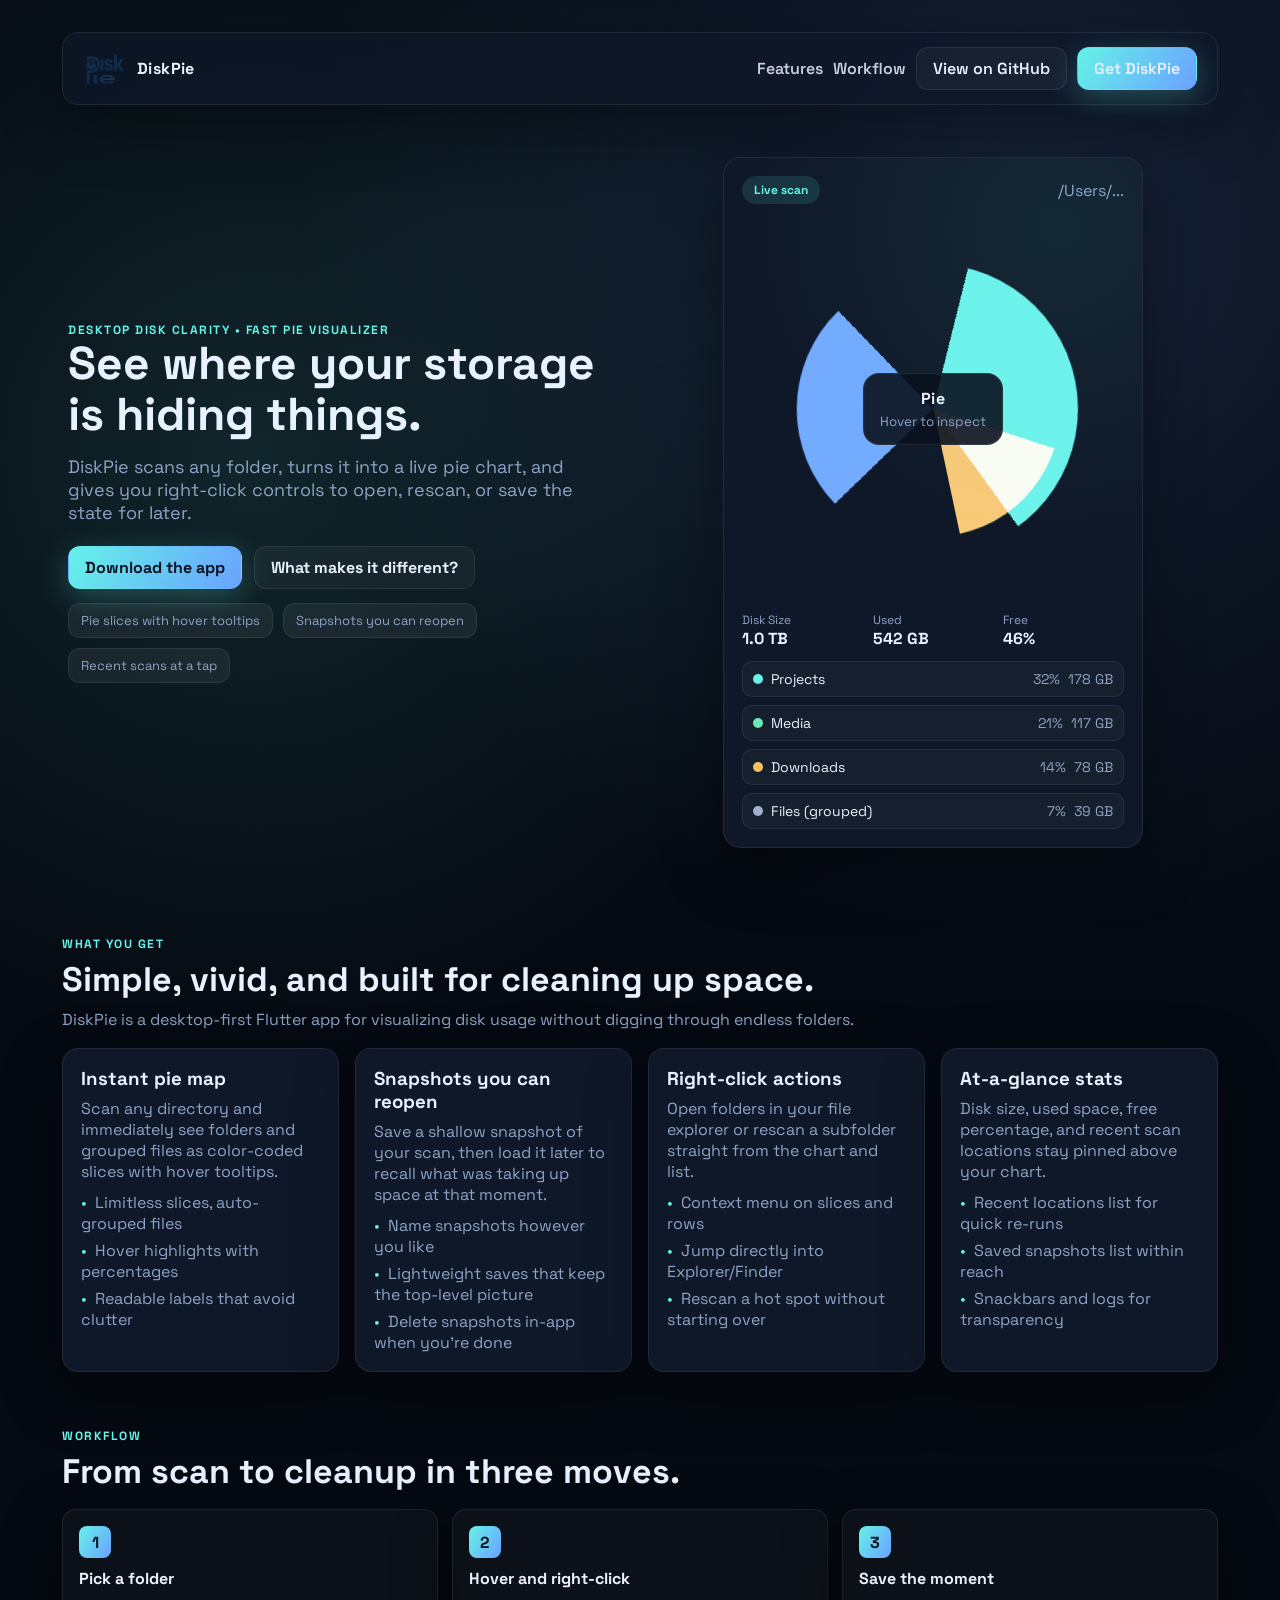
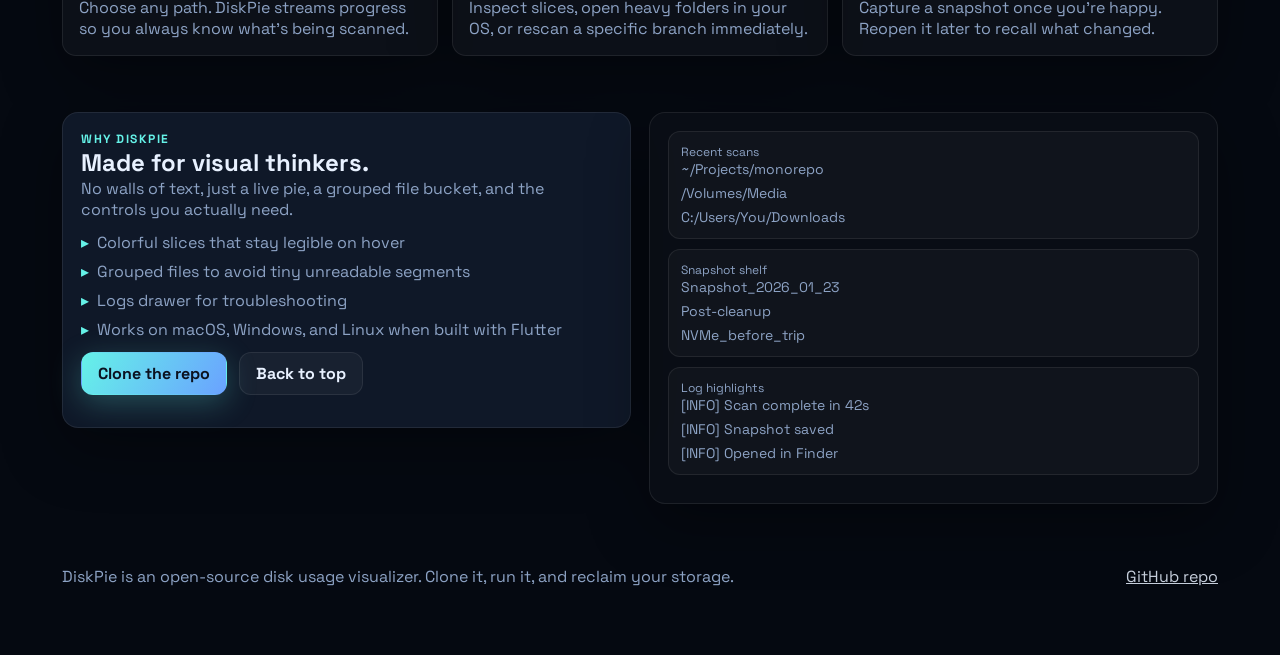
<file: site/index.html>
<!DOCTYPE html>
<html lang="en">
<head>
  <meta charset="UTF-8">
  <meta name="viewport" content="width=device-width, initial-scale=1.0">
  <title>DiskPie | Visual Disk Analyzer</title>
  <link rel="preconnect" href="https://fonts.googleapis.com">
  <link rel="preconnect" href="https://fonts.gstatic.com" crossorigin>
  <link href="https://fonts.googleapis.com/css2?family=Space+Grotesk:wght@400;500;600;700&display=swap" rel="stylesheet">
  <link rel="stylesheet" href="styles.css">
</head>
<body>
  <div class="background-grid"></div>
  <div class="page">
    <header class="nav">
      <div class="brand">
        <img src="../assets/logo.png" alt="DiskPie logo">
        <span>DiskPie</span>
      </div>
      <div class="nav-actions">
        <a class="link" href="#features">Features</a>
        <a class="link" href="#workflow">Workflow</a>
        <a class="ghost" href="https://github.com/adamac/diskpie">View on GitHub</a>
        <a class="primary" href="https://github.com/adamac/diskpie" title="Download or clone DiskPie">Get DiskPie</a>
      </div>
    </header>

    <main>
      <section class="hero" id="top">
        <div class="hero-copy">
          <p class="eyebrow">Desktop disk clarity • fast pie visualizer</p>
          <h1>See where your storage is hiding things.</h1>
          <p class="lede">DiskPie scans any folder, turns it into a live pie chart, and gives you right-click controls to open, rescan, or save the state for later.</p>
          <div class="actions">
            <a class="primary" href="https://github.com/adamac/diskpie">Download the app</a>
            <a class="ghost" href="#features">What makes it different?</a>
          </div>
          <div class="hero-tags">
            <span>Pie slices with hover tooltips</span>
            <span>Snapshots you can reopen</span>
            <span>Recent scans at a tap</span>
          </div>
        </div>
        <div class="hero-visual">
          <div class="ui-card">
            <div class="card-head">
              <div class="pill">Live scan</div>
              <span class="muted">/Users/...</span>
            </div>
            <div class="chart">
              <div class="ring ring-a"></div>
              <div class="ring ring-b"></div>
              <div class="ring ring-c"></div>
              <div class="center">
                <span>Pie</span>
                <small>Hover to inspect</small>
              </div>
            </div>
            <div class="stat-row">
              <div>
                <p class="label">Disk Size</p>
                <p class="value">1.0 TB</p>
              </div>
              <div>
                <p class="label">Used</p>
                <p class="value">542 GB</p>
              </div>
              <div>
                <p class="label">Free</p>
                <p class="value">46%</p>
              </div>
            </div>
            <div class="list">
              <div class="row">
                <span class="dot dot-blue"></span>
                <span>Projects</span>
                <span class="size">32%</span>
                <span class="size">178 GB</span>
              </div>
              <div class="row">
                <span class="dot dot-green"></span>
                <span>Media</span>
                <span class="size">21%</span>
                <span class="size">117 GB</span>
              </div>
              <div class="row">
                <span class="dot dot-amber"></span>
                <span>Downloads</span>
                <span class="size">14%</span>
                <span class="size">78 GB</span>
              </div>
              <div class="row">
                <span class="dot dot-silver"></span>
                <span>Files (grouped)</span>
                <span class="size">7%</span>
                <span class="size">39 GB</span>
              </div>
            </div>
          </div>
        </div>
      </section>

      <section class="section" id="features">
        <div class="section-head">
          <p class="eyebrow">What you get</p>
          <h2>Simple, vivid, and built for cleaning up space.</h2>
          <p class="muted">DiskPie is a desktop-first Flutter app for visualizing disk usage without digging through endless folders.</p>
        </div>
        <div class="feature-grid">
          <article class="feature-card">
            <h3>Instant pie map</h3>
            <p>Scan any directory and immediately see folders and grouped files as color-coded slices with hover tooltips.</p>
            <ul>
              <li>Limitless slices, auto-grouped files</li>
              <li>Hover highlights with percentages</li>
              <li>Readable labels that avoid clutter</li>
            </ul>
          </article>
          <article class="feature-card">
            <h3>Snapshots you can reopen</h3>
            <p>Save a shallow snapshot of your scan, then load it later to recall what was taking up space at that moment.</p>
            <ul>
              <li>Name snapshots however you like</li>
              <li>Lightweight saves that keep the top-level picture</li>
              <li>Delete snapshots in-app when you're done</li>
            </ul>
          </article>
          <article class="feature-card">
            <h3>Right-click actions</h3>
            <p>Open folders in your file explorer or rescan a subfolder straight from the chart and list.</p>
            <ul>
              <li>Context menu on slices and rows</li>
              <li>Jump directly into Explorer/Finder</li>
              <li>Rescan a hot spot without starting over</li>
            </ul>
          </article>
          <article class="feature-card">
            <h3>At-a-glance stats</h3>
            <p>Disk size, used space, free percentage, and recent scan locations stay pinned above your chart.</p>
            <ul>
              <li>Recent locations list for quick re-runs</li>
              <li>Saved snapshots list within reach</li>
              <li>Snackbars and logs for transparency</li>
            </ul>
          </article>
        </div>
      </section>

      <section class="section steps" id="workflow">
        <div class="section-head">
          <p class="eyebrow">Workflow</p>
          <h2>From scan to cleanup in three moves.</h2>
        </div>
        <div class="step-row">
          <div class="step">
            <div class="step-num">1</div>
            <h4>Pick a folder</h4>
            <p>Choose any path. DiskPie streams progress so you always know what's being scanned.</p>
          </div>
          <div class="step">
            <div class="step-num">2</div>
            <h4>Hover and right-click</h4>
            <p>Inspect slices, open heavy folders in your OS, or rescan a specific branch immediately.</p>
          </div>
          <div class="step">
            <div class="step-num">3</div>
            <h4>Save the moment</h4>
            <p>Capture a snapshot once you're happy. Reopen it later to recall what changed.</p>
          </div>
        </div>
      </section>

      <section class="section double">
        <div class="panel">
          <p class="eyebrow">Why DiskPie</p>
          <h2>Made for visual thinkers.</h2>
          <p class="muted">No walls of text, just a live pie, a grouped file bucket, and the controls you actually need.</p>
          <ul class="bullets">
            <li>Colorful slices that stay legible on hover</li>
            <li>Grouped files to avoid tiny unreadable segments</li>
            <li>Logs drawer for troubleshooting</li>
            <li>Works on macOS, Windows, and Linux when built with Flutter</li>
          </ul>
          <div class="actions">
            <a class="primary" href="https://github.com/adamac/diskpie">Clone the repo</a>
            <a class="ghost" href="#top">Back to top</a>
          </div>
        </div>
        <div class="panel outline">
          <div class="mini-card">
            <p class="label">Recent scans</p>
            <div class="mini-list">
              <span>~/Projects/monorepo</span>
              <span>/Volumes/Media</span>
              <span>C:/Users/You/Downloads</span>
            </div>
          </div>
          <div class="mini-card">
            <p class="label">Snapshot shelf</p>
            <div class="mini-list">
              <span>Snapshot_2026_01_23</span>
              <span>Post-cleanup</span>
              <span>NVMe_before_trip</span>
            </div>
          </div>
          <div class="mini-card">
            <p class="label">Log highlights</p>
            <div class="mini-list">
              <span>[INFO] Scan complete in 42s</span>
              <span>[INFO] Snapshot saved</span>
              <span>[INFO] Opened in Finder</span>
            </div>
          </div>
        </div>
      </section>
    </main>

    <footer class="footer">
      <p>DiskPie is an open-source disk usage visualizer. Clone it, run it, and reclaim your storage.</p>
      <a class="link" href="https://github.com/adamac/diskpie">GitHub repo</a>
    </footer>
  </div>
</body>
</html>
</file>
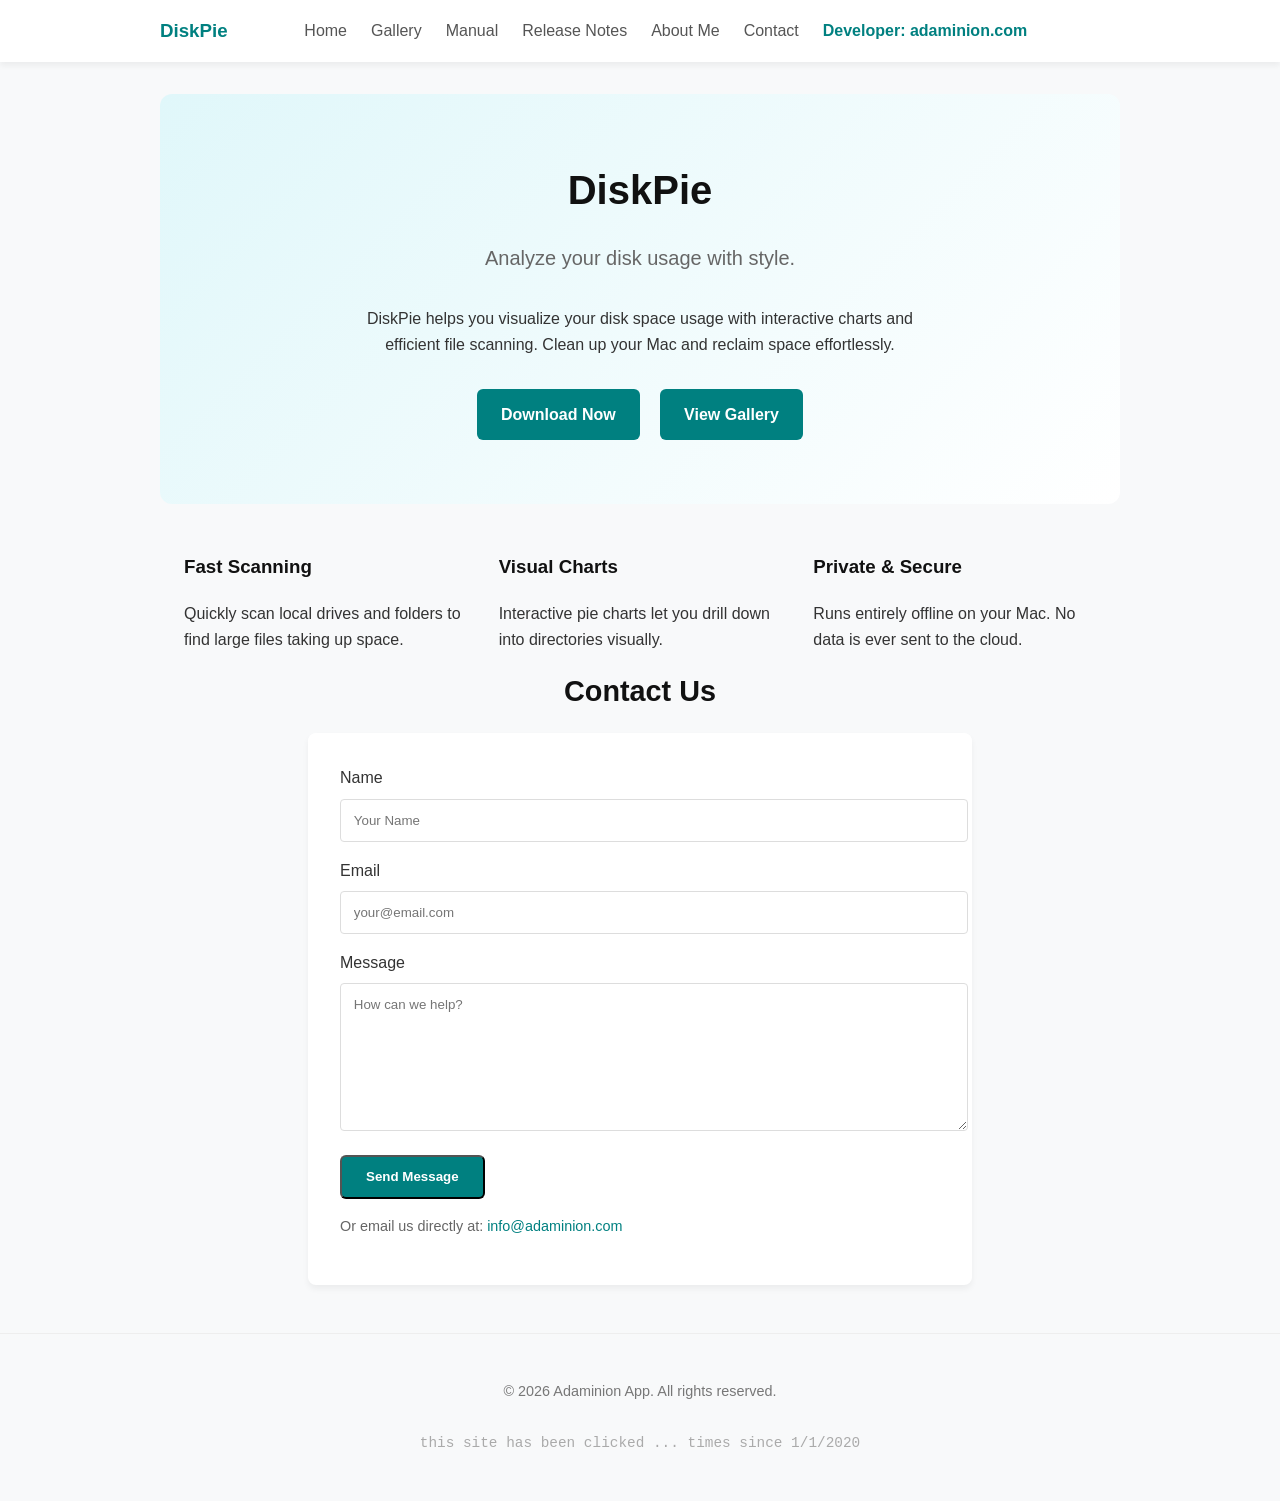
<file: website copy/index.html>
<!DOCTYPE html>
<html lang="en">
<head>
    <meta charset="UTF-8">
    <meta name="viewport" content="width=device-width, initial-scale=1.0">
    <title>DiskPie - Analyze your disk usage with style</title>
    <meta name="description" content="DiskPie is a modern, visual disk space analyzer for macOS. See where your storage is going at a glance.">
    <link rel="stylesheet" href="assets/styles.css">
</head>
<body>

    <header>
        <div class="container">
            <div style="display:flex; align-items:center;">
                <h3 style="margin:0; color:var(--accent-color);">DiskPie</h3>
            </div>
            <nav>
                <ul>
                    <li><a href="index.html">Home</a></li>
                    <li><a href="gallery.html">Gallery</a></li>
                    <li><a href="manual.html">Manual</a></li>
                    <li><a href="release-notes.html">Release Notes</a></li>
                    <li><a href="about.html">About Me</a></li>
                    <li><a href="#contact">Contact</a></li>
                    <li><a href="https://adaminion.com" target="_blank" class="external-link">Developer: adaminion.com</a></li>
                </ul>
            </nav>
            <div id="google_translate_element"></div>
        </div>
    </header>

    <main>
        <!-- Hero Section -->
        <section class="hero animate-fade-in">
            <h1>DiskPie</h1>
            <p class="tagline">Analyze your disk usage with style.</p>
            <p style="max-width: 600px; margin: 0 auto 2rem auto;">
                DiskPie helps you visualize your disk space usage with interactive charts and efficient file scanning. Clean up your Mac and reclaim space effortlessly.
            </p>
            <a href="#" class="btn stagger-1">Download Now</a>
            <a href="gallery.html" style="margin-left: 1rem;" class="btn stagger-2" style="background-color: #666;">View Gallery</a>
        </section>

        <!-- Features Teaser -->
        <section class="container animate-fade-in stagger-3" style="display:flex; gap:2rem; flex-wrap: wrap;">
            <div style="flex:1; min-width:250px;">
                <h3>Fast Scanning</h3>
                <p>Quickly scan local drives and folders to find large files taking up space.</p>
            </div>
            <div style="flex:1; min-width:250px;">
                <h3>Visual Charts</h3>
                <p>Interactive pie charts let you drill down into directories visually.</p>
            </div>
            <div style="flex:1; min-width:250px;">
                <h3>Private & Secure</h3>
                <p>Runs entirely offline on your Mac. No data is ever sent to the cloud.</p>
            </div>
        </section>

        <!-- Contact Section -->
        <section id="contact" class="animate-fade-in">
            <h2 style="text-align:center; display:block; border:none;">Contact Us</h2>
            <div class="contact-form">
                <form action="mailto:info@adaminion.com" method="post" enctype="text/plain">
                    <div class="form-group">
                        <label for="name">Name</label>
                        <input type="text" id="name" name="name" required placeholder="Your Name">
                    </div>
                    <div class="form-group">
                        <label for="email">Email</label>
                        <input type="email" id="email" name="email" required placeholder="your@email.com">
                    </div>
                    <div class="form-group">
                        <label for="message">Message</label>
                        <textarea id="message" name="message" required placeholder="How can we help?"></textarea>
                    </div>
                    <button type="submit" class="btn">Send Message</button>
                    <p style="margin-top:1rem; font-size:0.9rem; color:#666;">
                        Or email us directly at: <a href="mailto:info@adaminion.com">info@adaminion.com</a>
                    </p>
                </form>
            </div>
        </section>
    </main>

    <footer>
        <div class="container" style="flex-direction: column;">
            <p>&copy; 2026 Adaminion App. All rights reserved.</p>
            <p id="footer-counter" style="font-family: monospace; color: #aaa;">this site has been clicked ... times since 1/1/2020</p>
        </div>
    </footer>

    <!-- Scripts -->
    <script src="assets/main.js"></script>
    <script type="text/javascript">
        function googleTranslateElementInit() {
          new google.translate.TranslateElement({pageLanguage: 'en', layout: google.translate.TranslateElement.InlineLayout.SIMPLE}, 'google_translate_element');
        }
    </script>
    <script type="text/javascript" src="//translate.google.com/translate_a/element.js?cb=googleTranslateElementInit"></script>
</body>
</html>
</file>
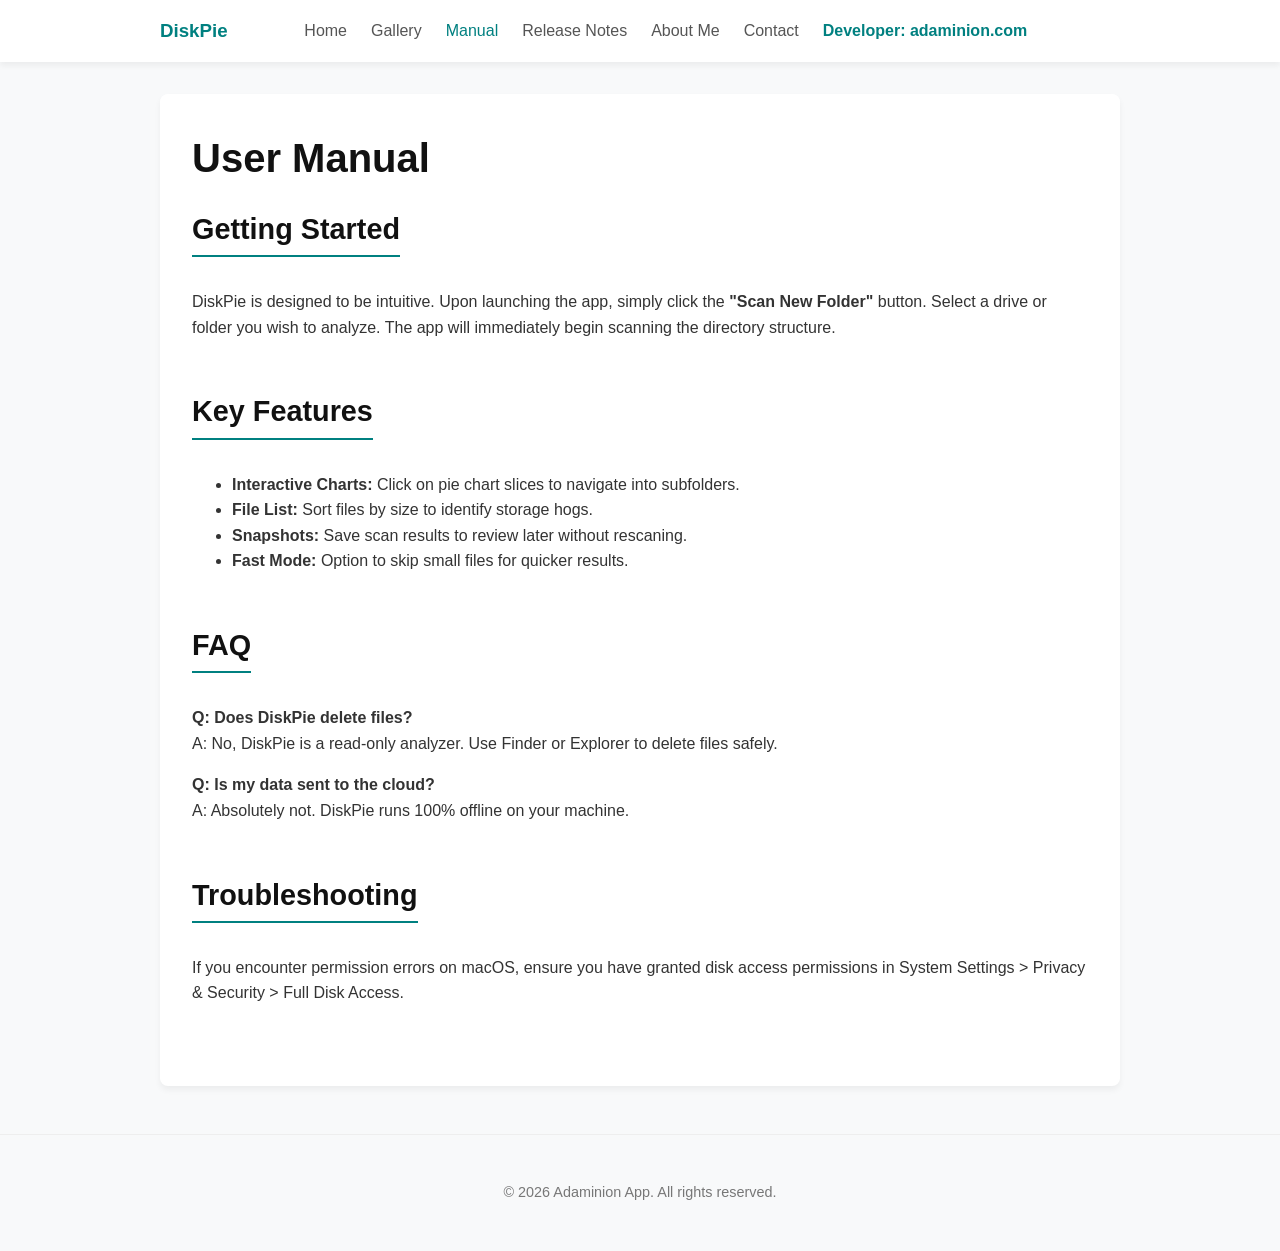
<file: website copy/manual.html>
<!DOCTYPE html>
<html lang="en">

<head>
    <meta charset="UTF-8">
    <meta name="viewport" content="width=device-width, initial-scale=1.0">
    <title>User Manual - DiskPie</title>
    <link rel="stylesheet" href="assets/styles.css">
</head>

<body>

    <header>
        <div class="container">
            <div style="display:flex; align-items:center;">
                <h3 style="margin:0; color:var(--accent-color);">DiskPie</h3>
            </div>
            <nav>
                <ul>
                    <li><a href="index.html">Home</a></li>
                    <li><a href="gallery.html">Gallery</a></li>
                    <li><a href="manual.html" style="color:var(--accent-color);">Manual</a></li>
                    <li><a href="release-notes.html">Release Notes</a></li>
                    <li><a href="about.html">About Me</a></li>
                    <li><a href="index.html#contact">Contact</a></li>
                    <li><a href="https://adaminion.com" target="_blank" class="external-link">Developer:
                            adaminion.com</a></li>
                </ul>
            </nav>
            <div id="google_translate_element"></div>
        </div>
    </header>

    <main>
        <div class="manual-content animate-fade-in">
            <h1>User Manual</h1>

            <section>
                <h2>Getting Started</h2>
                <p>DiskPie is designed to be intuitive. Upon launching the app, simply click the <strong>"Scan New
                        Folder"</strong> button. Select a drive or folder you wish to analyze. The app will immediately
                    begin scanning the directory structure.</p>
            </section>

            <section>
                <h2>Key Features</h2>
                <ul>
                    <li><strong>Interactive Charts:</strong> Click on pie chart slices to navigate into subfolders.</li>
                    <li><strong>File List:</strong> Sort files by size to identify storage hogs.</li>
                    <li><strong>Snapshots:</strong> Save scan results to review later without rescaning.</li>
                    <li><strong>Fast Mode:</strong> Option to skip small files for quicker results.</li>
                </ul>
            </section>

            <section>
                <h2>FAQ</h2>
                <p><strong>Q: Does DiskPie delete files?</strong><br>
                    A: No, DiskPie is a read-only analyzer. Use Finder or Explorer to delete files safely.</p>

                <p><strong>Q: Is my data sent to the cloud?</strong><br>
                    A: Absolutely not. DiskPie runs 100% offline on your machine.</p>
            </section>

            <section>
                <h2>Troubleshooting</h2>
                <p>If you encounter permission errors on macOS, ensure you have granted disk access permissions in
                    System Settings > Privacy & Security > Full Disk Access.</p>
            </section>
        </div>
    </main>

    <footer>
        <div class="container" style="flex-direction: column;">
            <p>&copy; 2026 Adaminion App. All rights reserved.</p>
        </div>
    </footer>

    <script src="assets/main.js"></script>
    <script type="text/javascript">
        function googleTranslateElementInit() {
            new google.translate.TranslateElement({ pageLanguage: 'en', layout: google.translate.TranslateElement.InlineLayout.SIMPLE }, 'google_translate_element');
        }
    </script>
    <script type="text/javascript"
        src="//translate.google.com/translate_a/element.js?cb=googleTranslateElementInit"></script>
</body>

</html>
</file>
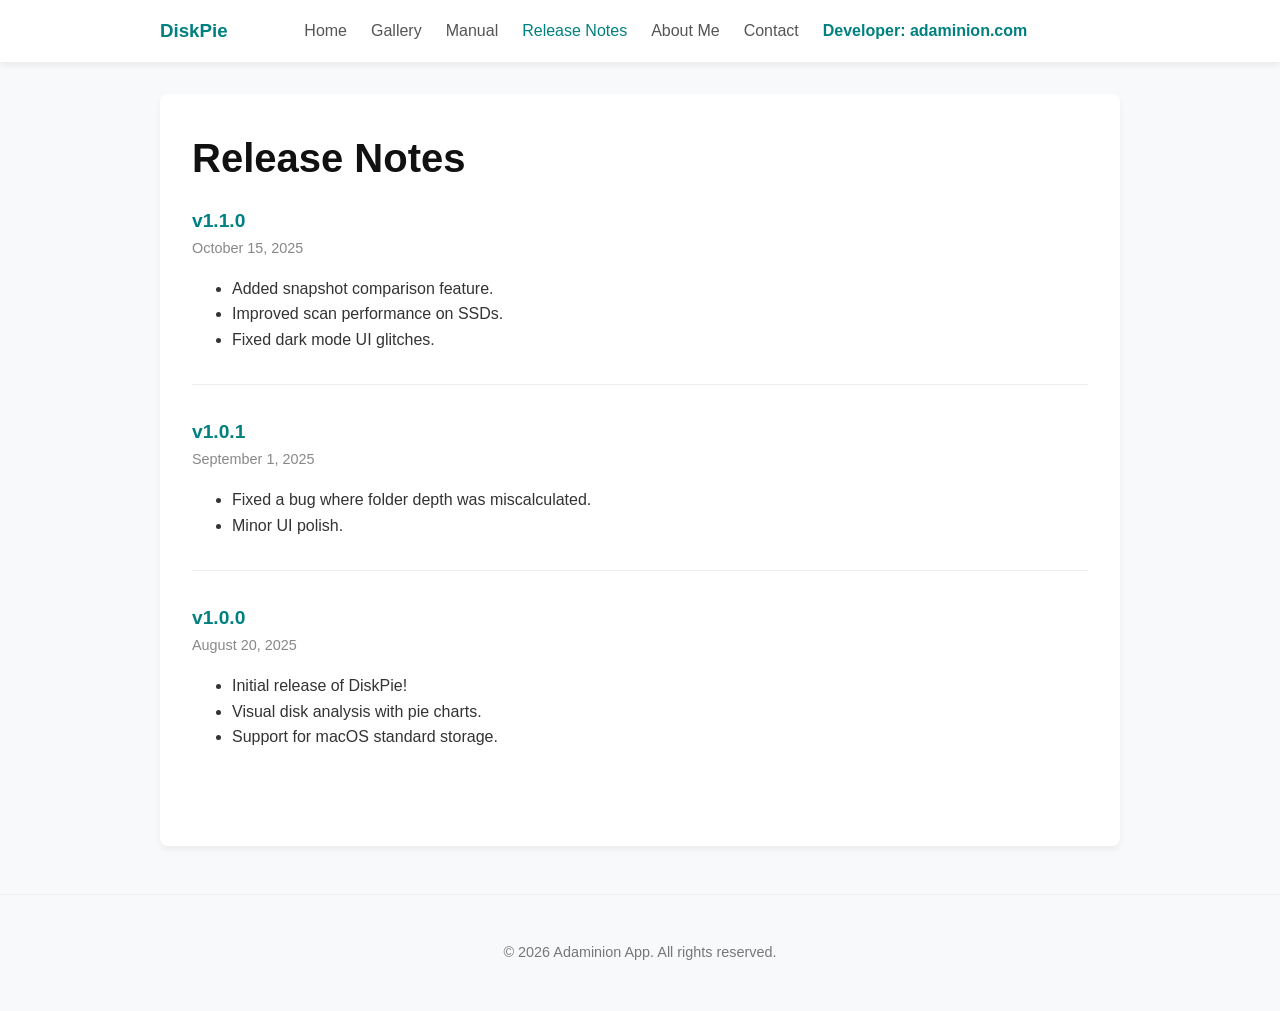
<file: website copy/release-notes.html>
<!DOCTYPE html>
<html lang="en">

<head>
    <meta charset="UTF-8">
    <meta name="viewport" content="width=device-width, initial-scale=1.0">
    <title>Release Notes - DiskPie</title>
    <link rel="stylesheet" href="assets/styles.css">
</head>

<body>

    <header>
        <div class="container">
            <div style="display:flex; align-items:center;">
                <h3 style="margin:0; color:var(--accent-color);">DiskPie</h3>
            </div>
            <nav>
                <ul>
                    <li><a href="index.html">Home</a></li>
                    <li><a href="gallery.html">Gallery</a></li>
                    <li><a href="manual.html">Manual</a></li>
                    <li><a href="release-notes.html" style="color:var(--accent-color);">Release Notes</a></li>
                    <li><a href="about.html">About Me</a></li>
                    <li><a href="index.html#contact">Contact</a></li>
                    <li><a href="https://adaminion.com" target="_blank" class="external-link">Developer:
                            adaminion.com</a></li>
                </ul>
            </nav>
            <div id="google_translate_element"></div>
        </div>
    </header>

    <main>
        <div class="release-notes animate-fade-in">
            <h1>Release Notes</h1>

            <div class="version-entry">
                <div class="version-title">v1.1.0</div>
                <div class="version-date">October 15, 2025</div>
                <ul>
                    <li>Added snapshot comparison feature.</li>
                    <li>Improved scan performance on SSDs.</li>
                    <li>Fixed dark mode UI glitches.</li>
                </ul>
            </div>

            <div class="version-entry">
                <div class="version-title">v1.0.1</div>
                <div class="version-date">September 1, 2025</div>
                <ul>
                    <li>Fixed a bug where folder depth was miscalculated.</li>
                    <li>Minor UI polish.</li>
                </ul>
            </div>

            <div class="version-entry">
                <div class="version-title">v1.0.0</div>
                <div class="version-date">August 20, 2025</div>
                <ul>
                    <li>Initial release of DiskPie!</li>
                    <li>Visual disk analysis with pie charts.</li>
                    <li>Support for macOS standard storage.</li>
                </ul>
            </div>

        </div>
    </main>

    <footer>
        <div class="container" style="flex-direction: column;">
            <p>&copy; 2026 Adaminion App. All rights reserved.</p>
        </div>
    </footer>

    <script src="assets/main.js"></script>
    <script type="text/javascript">
        function googleTranslateElementInit() {
            new google.translate.TranslateElement({ pageLanguage: 'en', layout: google.translate.TranslateElement.InlineLayout.SIMPLE }, 'google_translate_element');
        }
    </script>
    <script type="text/javascript"
        src="//translate.google.com/translate_a/element.js?cb=googleTranslateElementInit"></script>
</body>

</html>
</file>
<file: site/styles.css>
:root {
  --bg: #050911;
  --panel: #0b1220;
  --card: #0f1828;
  --border: rgba(255, 255, 255, 0.08);
  --accent: #65f2e8;
  --accent-2: #6aa2ff;
  --text: #e8f1ff;
  --muted: #8da3c5;
  --shadow: 0 20px 60px rgba(0, 0, 0, 0.35);
  font-family: 'Space Grotesk', 'Helvetica Neue', sans-serif;
  color: var(--text);
  background: var(--bg);
}

* {
  box-sizing: border-box;
  margin: 0;
  padding: 0;
}

body {
  min-height: 100vh;
  background: radial-gradient(circle at 20% 20%, rgba(101, 242, 232, 0.12), transparent 30%),
              radial-gradient(circle at 80% 10%, rgba(106, 162, 255, 0.16), transparent 32%),
              var(--bg);
  color: var(--text);
}

.background-grid {
  position: fixed;
  inset: 0;
  background-image: linear-gradient(to right, rgba(255, 255, 255, 0.04) 1px, transparent 1px),
                    linear-gradient(to bottom, rgba(255, 255, 255, 0.04) 1px, transparent 1px);
  background-size: 120px 120px;
  opacity: 0.4;
  pointer-events: none;
  mask-image: radial-gradient(circle at 50% 40%, rgba(0,0,0,0.8), transparent 70%);
}

.page {
  max-width: 1200px;
  margin: 0 auto;
  padding: 32px 22px 60px;
  position: relative;
  z-index: 1;
}

.nav {
  display: flex;
  align-items: center;
  justify-content: space-between;
  padding: 14px 20px;
  background: rgba(15, 24, 40, 0.7);
  border: 1px solid var(--border);
  border-radius: 16px;
  position: sticky;
  top: 14px;
  backdrop-filter: blur(12px);
  box-shadow: var(--shadow);
}

.brand {
  display: flex;
  align-items: center;
  gap: 12px;
  font-weight: 700;
  letter-spacing: 0.4px;
}

.brand img {
  width: 42px;
  height: 42px;
  object-fit: contain;
}

.nav-actions {
  display: flex;
  align-items: center;
  gap: 10px;
  flex-wrap: wrap;
}

.nav a {
  text-decoration: none;
  color: var(--text);
  font-weight: 600;
}

.link {
  color: var(--text);
  opacity: 0.85;
  transition: opacity 0.2s ease;
}

.link:hover {
  opacity: 1;
}

.primary, .ghost {
  padding: 10px 16px;
  border-radius: 12px;
  font-weight: 700;
  text-decoration: none;
  display: inline-flex;
  gap: 8px;
  align-items: center;
  border: 1px solid transparent;
}

.primary {
  background: linear-gradient(120deg, var(--accent), var(--accent-2));
  color: #0b1220;
  box-shadow: 0 8px 30px rgba(101, 242, 232, 0.25);
}

.primary:hover {
  transform: translateY(-1px);
}

.ghost {
  border-color: var(--border);
  background: rgba(255, 255, 255, 0.04);
  color: var(--text);
}

.ghost:hover {
  border-color: rgba(255, 255, 255, 0.18);
}

.hero {
  display: grid;
  grid-template-columns: repeat(auto-fit, minmax(300px, 1fr));
  gap: 28px;
  padding: 52px 6px 32px;
  align-items: center;
}

.hero-copy h1 {
  font-size: clamp(36px, 4vw, 46px);
  line-height: 1.1;
  margin-bottom: 16px;
}

.hero-copy .lede {
  font-size: 18px;
  color: var(--muted);
  margin-bottom: 22px;
  max-width: 520px;
}

.actions {
  display: flex;
  gap: 12px;
  flex-wrap: wrap;
  margin-bottom: 14px;
}

.hero-tags {
  display: flex;
  gap: 10px;
  flex-wrap: wrap;
}

.hero-tags span {
  padding: 8px 12px;
  border-radius: 12px;
  background: rgba(255, 255, 255, 0.06);
  border: 1px solid var(--border);
  color: var(--muted);
  font-size: 13px;
}

.hero-visual {
  display: flex;
  justify-content: center;
}

.ui-card {
  width: min(420px, 100%);
  background: var(--card);
  border-radius: 18px;
  border: 1px solid var(--border);
  padding: 18px;
  box-shadow: var(--shadow);
  position: relative;
  overflow: hidden;
}

.ui-card::after {
  content: "";
  position: absolute;
  inset: 0;
  background: radial-gradient(circle at 80% 10%, rgba(101, 242, 232, 0.08), transparent 45%);
  pointer-events: none;
}

.card-head {
  display: flex;
  align-items: center;
  justify-content: space-between;
  margin-bottom: 14px;
}

.pill {
  padding: 6px 12px;
  border-radius: 999px;
  background: rgba(101, 242, 232, 0.12);
  color: var(--accent);
  font-weight: 700;
  font-size: 12px;
}

.muted {
  color: var(--muted);
}

.chart {
  position: relative;
  width: 100%;
  aspect-ratio: 1;
  margin-bottom: 12px;
  display: grid;
  place-items: center;
}

.ring {
  position: absolute;
  border-radius: 50%;
  inset: 12%;
  mix-blend-mode: screen;
}

.ring-a {
  background: conic-gradient(from 20deg, #65f2e8 0 130deg, transparent 130deg 360deg);
  transform: rotate(-6deg) scale(1);
}

.ring-b {
  background: conic-gradient(from 220deg, #6aa2ff 0 90deg, transparent 90deg 360deg);
  transform: rotate(6deg) scale(0.94);
}

.ring-c {
  background: conic-gradient(from 120deg, #f8c35e 0 60deg, transparent 60deg 360deg);
  transform: rotate(-12deg) scale(0.88);
}

.center {
  z-index: 2;
  background: rgba(11, 18, 32, 0.9);
  border: 1px solid var(--border);
  border-radius: 16px;
  padding: 14px 16px;
  text-align: center;
  box-shadow: inset 0 0 0 1px rgba(255,255,255,0.02);
}

.center span {
  font-weight: 700;
  letter-spacing: 0.5px;
}

.center small {
  display: block;
  color: var(--muted);
  margin-top: 4px;
}

.stat-row {
  display: grid;
  grid-template-columns: repeat(3, 1fr);
  gap: 10px;
  margin: 12px 0;
}

.label {
  font-size: 12px;
  color: var(--muted);
}

.value {
  font-weight: 700;
}

.list {
  display: grid;
  gap: 8px;
  font-size: 14px;
}

.row {
  display: grid;
  grid-template-columns: auto 1fr auto auto;
  gap: 8px;
  align-items: center;
  padding: 8px 10px;
  background: rgba(255, 255, 255, 0.03);
  border: 1px solid var(--border);
  border-radius: 10px;
}

.dot {
  width: 10px;
  height: 10px;
  border-radius: 50%;
}

.dot-blue { background: #65f2e8; }
.dot-green { background: #6ee7b7; }
.dot-amber { background: #f8c35e; }
.dot-silver { background: #a3aed0; }

.size {
  justify-self: end;
  color: var(--muted);
}

.section {
  margin-top: 56px;
}

.section-head h2 {
  font-size: clamp(28px, 3vw, 34px);
  margin: 6px 0 8px;
}

.eyebrow {
  text-transform: uppercase;
  letter-spacing: 1.5px;
  font-size: 12px;
  color: var(--accent);
  font-weight: 700;
}

.feature-grid {
  display: grid;
  grid-template-columns: repeat(auto-fit, minmax(240px, 1fr));
  gap: 16px;
  margin-top: 18px;
}

.feature-card {
  background: var(--card);
  border: 1px solid var(--border);
  border-radius: 16px;
  padding: 18px;
  box-shadow: var(--shadow);
}

.feature-card h3 {
  margin-bottom: 8px;
}

.feature-card p {
  color: var(--muted);
  margin-bottom: 10px;
}

.feature-card ul {
  list-style: none;
  color: var(--muted);
  display: grid;
  gap: 6px;
  padding-left: 0;
}

.feature-card li::before {
  content: "•";
  color: var(--accent);
  margin-right: 8px;
}

.steps .step-row {
  display: grid;
  grid-template-columns: repeat(auto-fit, minmax(220px, 1fr));
  gap: 14px;
  margin-top: 16px;
}

.step {
  background: rgba(255, 255, 255, 0.03);
  border: 1px solid var(--border);
  border-radius: 14px;
  padding: 16px;
  box-shadow: var(--shadow);
}

.step-num {
  width: 32px;
  height: 32px;
  border-radius: 8px;
  background: linear-gradient(120deg, var(--accent), var(--accent-2));
  color: #0b1220;
  display: grid;
  place-items: center;
  font-weight: 800;
  margin-bottom: 10px;
}

.step h4 {
  margin-bottom: 8px;
}

.step p {
  color: var(--muted);
}

.double {
  display: grid;
  grid-template-columns: repeat(auto-fit, minmax(280px, 1fr));
  gap: 18px;
  align-items: start;
}

.panel {
  background: var(--card);
  border: 1px solid var(--border);
  border-radius: 16px;
  padding: 18px;
  box-shadow: var(--shadow);
}

.panel.outline {
  background: rgba(255, 255, 255, 0.02);
}

.bullets {
  list-style: none;
  color: var(--muted);
  margin: 12px 0;
  display: grid;
  gap: 8px;
}

.bullets li::before {
  content: "▸";
  color: var(--accent);
  margin-right: 8px;
}

.mini-card {
  background: rgba(255, 255, 255, 0.03);
  border: 1px solid var(--border);
  border-radius: 12px;
  padding: 12px;
  margin-bottom: 10px;
}

.mini-list {
  display: grid;
  gap: 6px;
  color: var(--muted);
  font-size: 14px;
}

.footer {
  margin-top: 42px;
  padding: 20px 0 8px;
  color: var(--muted);
  display: flex;
  justify-content: space-between;
  align-items: center;
  flex-wrap: wrap;
  gap: 10px;
}

@media (max-width: 640px) {
  .nav {
    position: static;
  }
  .stat-row {
    grid-template-columns: repeat(auto-fit, minmax(120px, 1fr));
  }
}
</file>
<file: website copy/assets/styles.css>
/* assets/styles.css */

:root {
    --bg-color: #f8f9fa;
    --text-color: #333;
    --accent-color: #008080; /* Teal to match app */
    --accent-hover: #006666;
    --header-bg: #fff;
    --card-bg: #fff;
    --border-color: #ddd;
    --shadow: 0 4px 6px rgba(0,0,0,0.05);
    --font-family: -apple-system, BlinkMacSystemFont, "Segoe UI", Roboto, Helvetica, Arial, sans-serif;
    --max-width: 960px;
}

/* Base Styles */
body {
    font-family: var(--font-family);
    background-color: var(--bg-color);
    color: var(--text-color);
    margin: 0;
    padding: 0;
    line-height: 1.6;
}

a {
    color: var(--accent-color);
    text-decoration: none;
    transition: color 0.2s ease;
}

a:hover {
    color: var(--accent-hover);
    text-decoration: underline;
}

/* Animations */
/* Simple fade-in and slide-up */
@keyframes fadeIn {
    from { opacity: 0; transform: translateY(20px); }
    to { opacity: 1; transform: translateY(0); }
}

/* Reduced motion preference */
@media (prefers-reduced-motion: reduce) {
    *, *::before, *::after {
        animation-duration: 0.01ms !important;
        animation-iteration-count: 1 !important;
        transition-duration: 0.01ms !important;
        scroll-behavior: auto !important;
    }
}

.animate-fade-in {
    animation: fadeIn 0.8s ease-out forwards;
}

.stagger-1 { animation-delay: 0.1s; }
.stagger-2 { animation-delay: 0.2s; }
.stagger-3 { animation-delay: 0.3s; }

/* Layout */
header {
    background: var(--header-bg);
    box-shadow: var(--shadow);
    padding: 1rem 0;
    position: sticky;
    top: 0;
    z-index: 100;
}

.container {
    max-width: var(--max-width);
    margin: 0 auto;
    padding: 0 1.5rem;
    display: flex;
    justify-content: space-between;
    align-items: center;
}

/* Navigation */
nav ul {
    list-style: none;
    margin: 0;
    padding: 0;
    display: flex;
    gap: 1.5rem;
}

nav a {
    color: #555;
    font-weight: 500;
    text-decoration: none;
    position: relative;
    padding: 0.5rem 0;
}

nav a:hover {
    color: var(--accent-color);
    text-decoration: none;
}

/* Nav hover underline animation */
nav a::after {
    content: '';
    position: absolute;
    width: 0;
    height: 2px;
    bottom: 0;
    left: 0;
    background-color: var(--accent-color);
    transition: width 0.3s ease;
}

nav a:hover::after {
    width: 100%;
}

.external-link {
    font-weight: bold;
    color: var(--accent-color);
}

/* Google Translate */
#google_translate_element {
    margin-left: 1rem;
}

/* Generic Layout */
main {
    max-width: var(--max-width);
    margin: 2rem auto;
    padding: 0 1.5rem;
    min-height: 80vh;
}

section {
    margin-bottom: 3rem;
}

h1, h2, h3 {
    margin-top: 0;
    color: #111;
}

h1 { font-size: 2.5rem; margin-bottom: 1rem; }
h2 { font-size: 1.8rem; margin-bottom: 1rem; border-bottom: 2px solid var(--accent-color); display: inline-block; padding-bottom: 0.2rem; }

/* Hero Section */
.hero {
    text-align: center;
    padding: 4rem 1rem;
    background: linear-gradient(135deg, #e0f7fa 0%, #ffffff 100%);
    border-radius: 12px;
    margin-bottom: 3rem;
}

.hero h1 { margin-bottom: 0.5rem; }
.tagline { font-size: 1.25rem; color: #666; margin-bottom: 2rem; }

.btn {
    display: inline-block;
    background-color: var(--accent-color);
    color: white;
    padding: 0.8rem 1.5rem;
    border-radius: 6px;
    font-weight: bold;
    text-decoration: none;
    transition: transform 0.2s ease, box-shadow 0.2s ease, background-color 0.2s;
}

.btn:hover {
    background-color: var(--accent-hover);
    transform: translateY(-2px);
    box-shadow: 0 4px 12px rgba(0, 128, 128, 0.3);
    color: white;
    text-decoration: none;
}

/* Forms */
.contact-form {
    background: var(--card-bg);
    padding: 2rem;
    border-radius: 8px;
    box-shadow: var(--shadow);
    max-width: 600px;
    margin: 0 auto;
}

.form-group { margin-bottom: 1rem; }
label { display: block; margin-bottom: 0.5rem; font-weight: 500; }
input, textarea {
    width: 100%;
    padding: 0.8rem;
    border: 1px solid var(--border-color);
    border-radius: 4px;
    font-family: inherit;
    transition: border-color 0.2s;
}
input:focus, textarea:focus {
    outline: none;
    border-color: var(--accent-color);
}
textarea { resize: vertical; min-height: 120px; }

/* Gallery */
.gallery-grid {
    display: grid;
    grid-template-columns: repeat(auto-fill, minmax(250px, 1fr));
    gap: 1.5rem;
}

.gallery-item {
    background: white;
    padding: 0.5rem;
    border-radius: 8px;
    box-shadow: var(--shadow);
    transition: transform 0.3s ease;
    cursor: pointer;
}

.gallery-item:hover {
    transform: scale(1.03);
}

.gallery-item img {
    width: 100%;
    height: auto;
    border-radius: 4px;
    display: block;
}

/* Manual & Release Notes */
.manual-content, .release-notes {
    background: white;
    padding: 2rem;
    border-radius: 8px;
    box-shadow: var(--shadow);
}
.version-entry {
    margin-bottom: 2rem;
    padding-bottom: 1rem;
    border-bottom: 1px solid #eee;
}
.version-entry:last-child { border-bottom: none; }
.version-title { font-size: 1.2rem; font-weight: bold; color: var(--accent-color); }
.version-date { color: #888; font-size: 0.9rem; margin-bottom: 0.5rem; }

/* Footer */
footer {
    text-align: center;
    padding: 2rem 0;
    margin-top: 3rem;
    border-top: 1px solid #eee;
    color: #777;
    font-size: 0.9rem;
}

/* Lightbox */
.lightbox {
    position: fixed;
    top: 0; left: 0; width: 100%; height: 100%;
    background: rgba(0,0,0,0.8);
    display: none;
    align-items: center;
    justify-content: center;
    z-index: 1000;
    opacity: 0;
    transition: opacity 0.3s ease;
}
.lightbox.active {
    opacity: 1;
}
.lightbox img {
    max-width: 90%;
    max-height: 90%;
    border-radius: 4px;
    box-shadow: 0 0 20px rgba(0,0,0,0.5);
}

/* Mobile Nav */
@media (max-width: 768px) {
    .container {
        flex-direction: column;
        align-items: stretch;
    }
    nav ul {
        flex-direction: column;
        align-items: center;
        gap: 0.5rem;
        margin-top: 1rem;
    }
    #google_translate_element {
        margin: 1rem auto 0;
        text-align: center;
    }
}
</file>
